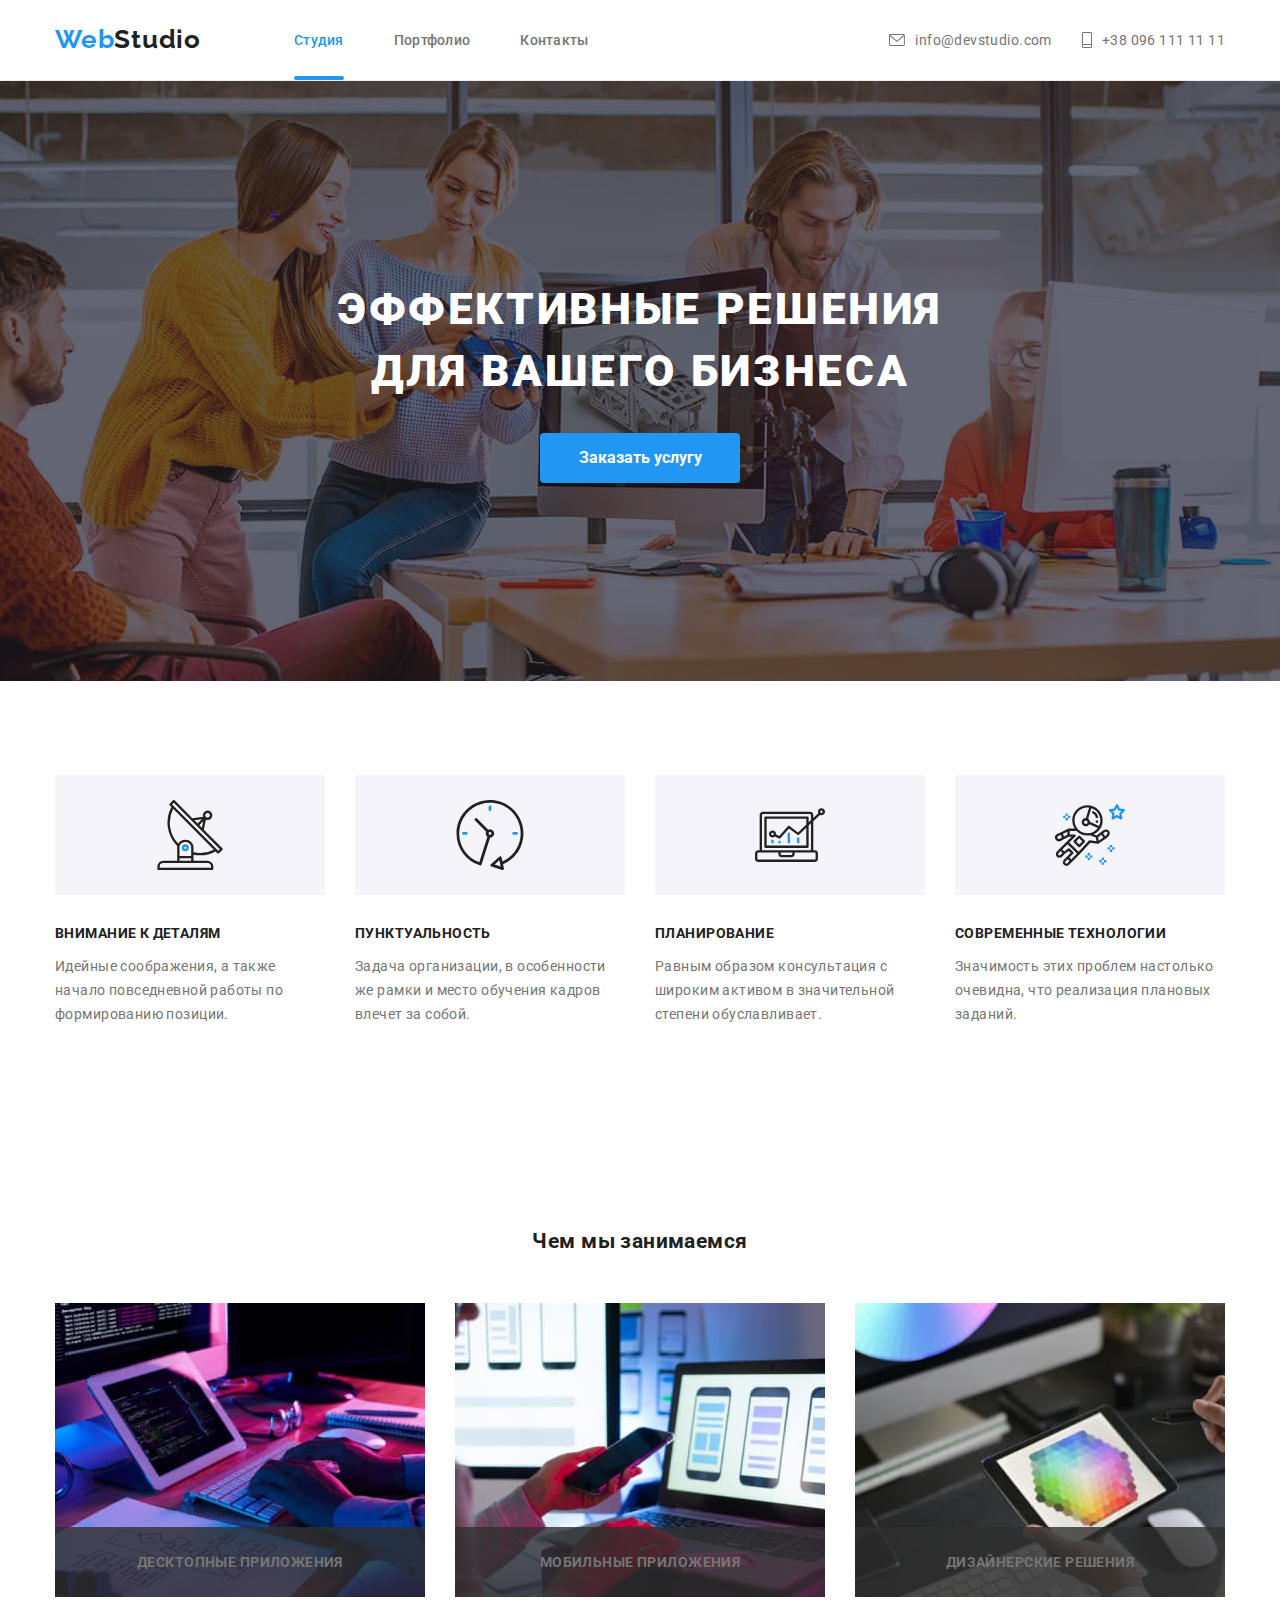
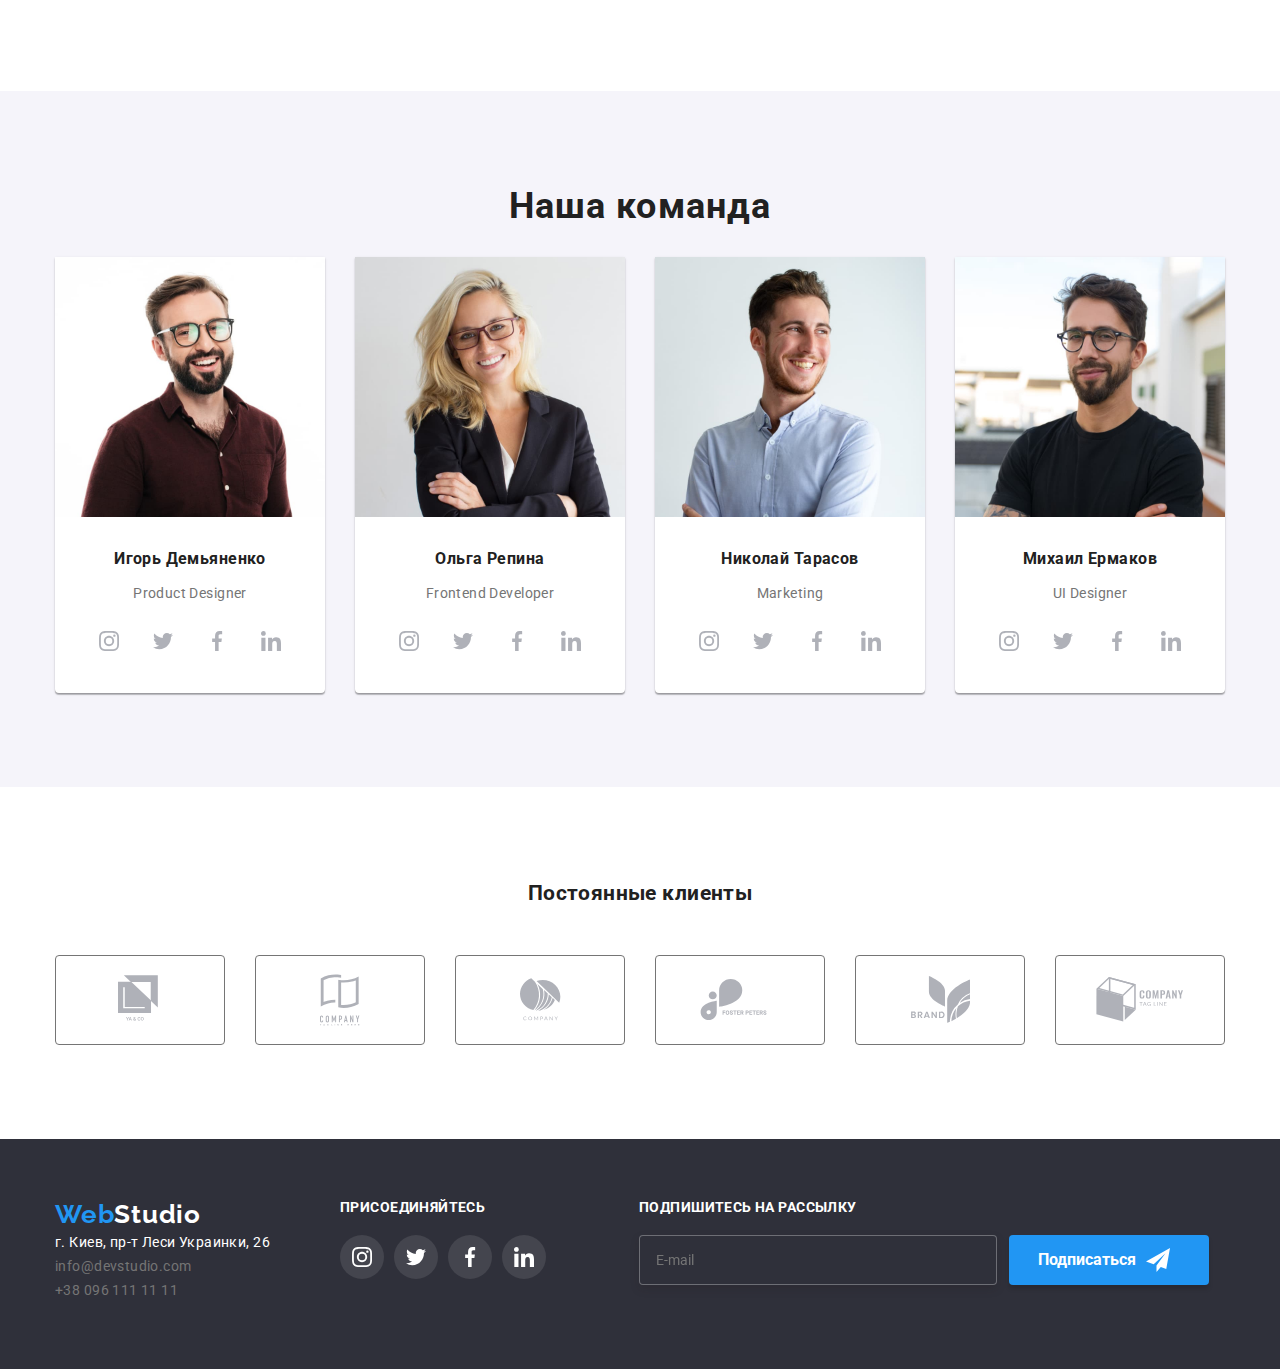
<file: index.html>
<!DOCTYPE html>
<html lang="ru">
<head>
    <meta charset="UTF-8">
    <meta http-equiv="X-UA-Compatible" content="IE=edge">
    <meta name="viewport" content="width=device-width, initial-scale=1.0">
    <title>Document</title>
    
<link rel="stylesheet" href="https://cdnjs.cloudflare.com/ajax/libs/modern-normalize/1.0.0/modern-normalize.min.css">
<link href="https://fonts.googleapis.com/css2?family=Raleway:wght@700&family=Roboto:wght@400;500;700;900&display=swap"
    rel="stylesheet">
    <link rel="stylesheet" href="./css/main.min.css">


</head>
<body>
   <header>
       <div class="container header">
           <div class="header-logo">
                <a href="./index.html" class="logo">Web<span class="logo-second-part">Studio</span> </a>
            </div>
    <div class="header-nav">
       <nav>
           <ul class="site-nav list">
               <li class="site-nav__item">
                   <a href="./index.html" class="site-nav__link link current">Студия</a>
               </li>
               <li class="site-nav__item">
                   <a href="./portfolio.html" class="site-nav__link link ">Портфолио</a>
               </li>
               <li class="site-nav__item">
                   <a href="Контакты" class="site-nav__link link">Контакты</a>
               </li>
           </ul>
       </nav>
    </div>
    <div class="header-contacts">
       
            
       <a class="header-contacts__mail link" href="mailto:info@devstudio.com">
        <svg class="header-contact__icon" width=16 height=12>
            <use href="./images/sprite.svg#icon-envelope"></use>
        </svg>   
        info@devstudio.com</a>
       
       
       <a class="header-contacts__tel link" href="tel:+380961111111">
        <svg class="header-contact__icon" width=10 height=16>
            <use href="./images/sprite.svg#icon-cellphone"></use>
        </svg>
        +38 096 111 11 11</a>
        
    </div>
    </div>
   </header>
    <main>
        <!-- Hero -->

        <section class="hero-section section overlay">
            <div class="container">
            <h1 class="hero-section__title">Эффективные решения <br> для вашего бизнеса</h1>
            <button class="hero__button" data-modal-open type="button">Заказать услугу</button>
            </div>
        </section>

        <!-- Наши качества -->

        <section class="section">
            <div class="container">
            <h2 class="title hidden">Наши качества</h2>
            <ul class="list advantages grid">
                <li class="advantages__item grid__item">
                    <div class="advantages__thumb">
                    <svg width=70 height=70>
                        <use href="./images/sprite.svg#icon-antenna"></use>
                    </svg>
                    </div>
                    <h3 class="advantages__title">Внимание к деталям</h3>
                    <p class="advantages__text">Идейные соображения, а также начало повседневной работы по формированию позиции.</p>
                </li>
                <li class="advantages__item grid__item">
                    <div class="advantages__thumb">
                    <svg width=70 height=70>
                        <use href="./images/sprite.svg#icon-clock"></use>
                    </svg>
                    </div>
                    <h3 class="advantages__title">Пунктуальность</h3>
                    <p class="advantages__text">Задача организации, в особенности же рамки и место обучения кадров влечет за собой.</p>
                </li>
                <li class="advantages__item grid__item">
                    <div class="advantages__thumb">
                    <svg width=70 height=70>
                        <use href="./images/sprite.svg#icon-diagram"></use>
                    </svg>
                    </div>
                    <h3 class="advantages__title">Планирование</h3>
                    <p class="advantages__text">Равным образом консультация с широким активом в значительной степени обуславливает.</p>
                
                </li>
                <li class="advantages__item grid__item">
                    <div class="advantages__thumb">
                    <svg width=70 height=70>
                        <use href="./images/sprite.svg#icon-astronaut"></use>
                    </svg>
                    </div>
                    <h3 class="advantages__title">Современные технологии</h3>
                    <p class="advantages__text">Значимость этих проблем настолько очевидна, что реализация плановых заданий.</p>
                </li>
            </ul>
            </div>

        </section>

        <!-- Чем мы занимаемся -->
        <section class="section">
            <div class="container">
            <h2 class="we-do__title">Чем мы занимаемся</h2>
            <ul class="list we-do grid ">
                <li class="grid__item we-do__item">
                    <div class="we-do__thumb">
                         <img src="./images/box_1.jpg" width="370" alt="Компьютер">
                        <p class="we-do__name">ДЕСКТОПНЫЕ ПРИЛОЖЕНИЯ</p>
                        </div>
                    </li>
                <li class="grid__item we-do__item">
                    <div class="we-do__thumb">
                        <img src="./images/box_2.jpg" width="370" alt="Планшет">
                        <p class="we-do__name">МОБИЛЬНЫЕ ПРИЛОЖЕНИЯ</p>
                    </div>
                </li>
                <li class="grid__item we-do__item">
                    <div class="we-do__thumb">
                        <img src="./images/box_3.jpg" width="370" alt="МОБИЛЬНИК">
                        <p class="we-do__name">ДИЗАЙНЕРСКИЕ решения</p>
                    </div>
                </li>
            </ul>
            </div>
        </section>

        <!-- наша команда -->
        <section class="section team-section-background">
            <div class="container">
            <h2 class="title team-title-head">Наша команда</h2>
            <ul class="list grid">
                <li class="grid__item team-grid__item">
                
                    <img src="./images/team_1.jpg" width="270" alt="Член команды 1">
                   <div class="teammate">
                        <h3 class="teammate__name">Игорь Демьяненко</h3>
                        <p class="teammate__position">Product Designer</p>
                        </div>
                        <div class="socials">
                        <ul class="list social-icons">
                            <li class="social-icons__item"><a class="social-icons__link" target="_blank" rel="noopener noreferer" href="">
                                    <svg class="icon">
                                        <use href="./images/sprite.svg#icon-instagram"></use>
                                    </svg>
                                </a></li>
                            <li class="social-icons__item"><a class="social-icons__link" target="_blank" rel="noopener noreferer" href="">
                                    <svg class="icon">
                                        <use href="./images/sprite.svg#icon-twitter"></use>
                                    </svg>
                                </a></li>
                            <li class="social-icons__item"><a class="social-icons__link" target="_blank" rel="noopener noreferer" href="">
                                    <svg class="icon">
                                        <use href="./images/sprite.svg#icon-facebook"></use>
                                    </svg>
                                </a></li>
                            <li class="social-icons__item"><a class="social-icons__link" target="_blank" rel="noopener noreferer" href="">
                                    <svg class="icon">
                                        <use href="./images/sprite.svg#icon-linkedin"></use>
                                    </svg>
                                </a></li>
                        </ul>
                        </div>
                   
                   
                
                </li>
                <li class="grid__item team-grid__item">
                
                    <img src="./images/team_2.jpg" width="270" alt="Член команды 2">
                   <div class="teammate">
                        <h3 class="teammate__name">Ольга Репина </h3>
                        <p class="teammate__position">Frontend Developer</p>
                   </div>
                    <div class="socials">
                        <ul class="list social-icons">
                            <li class="social-icons__item"><a class="social-icons__link" target="_blank" rel="noopener noreferer" href="">
                                    <svg class="icon">
                                        <use href="./images/sprite.svg#icon-instagram"></use>
                                    </svg>
                                </a></li>
                            <li class="social-icons__item"><a class="social-icons__link" target="_blank" rel="noopener noreferer" href="">
                                    <svg class="icon">
                                        <use href="./images/sprite.svg#icon-twitter"></use>
                                    </svg>
                                </a></li>
                            <li class="social-icons__item"><a class="social-icons__link" target="_blank" rel="noopener noreferer" href="">
                                    <svg class="icon">
                                        <use href="./images/sprite.svg#icon-facebook"></use>
                                    </svg>
                                </a></li>
                            <li class="social-icons__item"><a class="social-icons__link" target="_blank" rel="noopener noreferer" href="">
                                    <svg class="icon">
                                        <use href="./images/sprite.svg#icon-linkedin"></use>
                                    </svg>
                                </a></li>
                        </ul>
                    </div>
                   
                
                </li>
                <li class="grid__item team-grid__item">
                
                    <img src="./images/team_3.jpg" width="270" alt="Член команды 3">
                   <div class="teammate">
                    <h3 class="teammate__name">Николай Тарасов</h3>
                    <p class="teammate__position">Marketing</p>
                   </div>
                    <div class="socials">
                        <ul class="list social-icons">
                            <li class="social-icons__item"><a class="social-icons__link" target="_blank" rel="noopener noreferer" href="">
                                    <svg class="icon">
                                        <use href="./images/sprite.svg#icon-instagram"></use>
                                    </svg>
                                </a></li>
                            <li class="social-icons__item"><a class="social-icons__link" target="_blank" rel="noopener noreferer" href="">
                                    <svg class="icon">
                                        <use href="./images/sprite.svg#icon-twitter"></use>
                                    </svg>
                                </a></li>
                            <li class="social-icons__item"><a class="social-icons__link" target="_blank" rel="noopener noreferer" href="">
                                    <svg class="icon">
                                        <use href="./images/sprite.svg#icon-facebook"></use>
                                    </svg>
                                </a></li>
                            <li class="social-icons__item"><a class="social-icons__link" target="_blank" rel="noopener noreferer" href="">
                                    <svg class="icon">
                                        <use href="./images/sprite.svg#icon-linkedin"></use>
                                    </svg>
                                </a></li>
                        </ul>
                    </div>
                    
                
                </li>
                <li class="grid__item team-grid__item">
                
                    <img src="./images/team_4.jpg" width="270" alt="Член команды 4">
                   <div class="teammate">
                    <h3 class="teammate__name">Михаил Ермаков</h3>
                    <p class="teammate__position">UI Designer</p>
                   </div>
                    <div class="socials">
                        <ul class="list social-icons">
                            <li class="social-icons__item"><a class="social-icons__link" target="_blank" rel="noopener noreferer" href="">
                                    <svg class="icon">
                                        <use href="./images/sprite.svg#icon-instagram"></use>
                                    </svg>
                                </a></li>
                            <li class="social-icons__item"><a class="social-icons__link" target="_blank" rel="noopener noreferer" href="">
                                    <svg class="icon">
                                        <use href="./images/sprite.svg#icon-twitter"></use>
                                    </svg>
                                </a></li>
                            <li class="social-icons__item"><a class="social-icons__link" target="_blank" rel="noopener noreferer" href="">
                                    <svg class="icon">
                                        <use href="./images/sprite.svg#icon-facebook"></use>
                                    </svg>
                                </a></li>
                            <li class="social-icons__item"><a class="social-icons__link" target="_blank" rel="noopener noreferer" href="">
                                    <svg class="icon">
                                        <use href="./images/sprite.svg#icon-linkedin"></use>
                                    </svg>
                                </a></li>
                        </ul>
                    </div>
                    
                
                </li>
            </ul>
            </div>
        </section>

        <!-- Постоянные клиенты -->
        <section class="section">
            <div class="container">
                <h2 class="clients-title">Постоянные клиенты</h2>
                <ul class="list grid clients-grid">
                    <li class="grid__item clients-grid__item">
                        <a class="cliens-item__link" target="_blank" rel="noopener noreferer" href="">
                    <svg class="clients__icon" width=44px height=49px>
                        <use href="./images/sprite.svg#icon-logo1"></use>
                    </svg>
                    </a></li>
                    <li class="grid__item clients-grid__item">
                        <a class="cliens-item__link"  target="_blank" rel="noopener noreferer" href="">
                            <svg class="clients__icon" width=40px height=52px>
                                <use href="./images/sprite.svg#icon-logo2"></use>
                            </svg>

                        </a></li>
                    <li class="grid__item clients-grid__item">
                        <a class="cliens-item__link" target="_blank" rel="noopener noreferer" href="">
                        <svg class="clients__icon" width=41px height=43px>
                        <use href="./images/sprite.svg#icon-logo3"></use>
                    </svg>

                    </a>
                </li>
                    <li class="grid__item clients-grid__item">
                        <a class="cliens-item__link" target="_blank" rel="noopener noreferer" href="">
                            <svg class="clients__icon" width=80px height=42px>
                                <use href="./images/sprite.svg#icon-logo4"></use>
                            </svg>

                    </a>
                </li>
                    <li class="grid__item clients-grid__item">
                        <a class="cliens-item__link" target="_blank" rel="noopener noreferer" href="">
                            <svg class="clients__icon" width=59px height=47px>
                                <use href="./images/sprite.svg#icon-logo5"></use>
                            </svg>

                    </a></li>
                    <li class="grid__item clients-grid__item">
                        <a class="cliens-item__link" target="_blank" rel="noopener noreferer" href="">
                            <svg class="clients__icon" width=88px height=45px>
                                <use href="./images/sprite.svg#icon-logo6"></use>
                            </svg>

                    </a></li>
                </ul>
            </div>

        </section>
    </main>
    
<footer class="footer">
    <div class="container footer-content">
        
        <div>
    <a href="./index.html" class="logo">Web<span class="logo-second-part logo-second-part--footer">Studio</span> </a>
    <address class="address">
        г. Киев, пр-т Леси Украинки, 26 <br>
        <a class="footer-address__mail link" href="mailto:info@devstudio.com">info@devstudio.com</a> <br>
        <a class="footer-address__tel link" href="tel:+380961111111">+38 096 111 11 11</a>
    </address>
    </div>
    <div class="footer-socials">
        <p class="footer-socials__appeal">Присоединяйтесь</p>
        <ul class="list social-icons">
            <li class="social-icons__item"><a class="social-icons__link social-icons__link--footer" target="_blank" rel="noopener noreferer" href="">
                    <svg class="icon icon--white">
                        <use href="./images/sprite.svg#icon-instagram"></use>
                    </svg>
                </a></li>
            <li class="social-icons__item"><a class="social-icons__link social-icons__link--footer" target="_blank" rel="noopener noreferer" href="">
                    <svg class="icon icon--white">
                        <use href="./images/sprite.svg#icon-twitter"></use>
                    </svg>
                </a></li>
            <li class="social-icons__item"><a class="social-icons__link social-icons__link--footer" target="_blank" rel="noopener noreferer" href="">
                    <svg class="icon icon--white">
                        <use href="./images/sprite.svg#icon-facebook"></use>
                    </svg>
                </a></li>
            <li class="social-icons__item"><a class="social-icons__link social-icons__link--footer" target="_blank" rel="noopener noreferer" href="">
                    <svg class="icon icon--white">
                        <use href="./images/sprite.svg#icon-linkedin"></use>
                    </svg>
                </a></li>
        </ul>
    </div>
    <div>
        <b class="footer-form-title">Подпишитесь на рассылку</b>
            <div class="footer-form">
                
                    <form>
                        <label class="footer-form__field">
                            <input type="text" class="footer-form__input" name="E-mail" placeholder="E-mail " />
                        </label>
                   </form>
              
            <button class="footer-form__subscribe-button" type="submit">Подпиcаться</button>
        
        </div>
    </div>
    
    </div>
</footer>
<!-- Модальное окно -->
<div class="backdrop is-hidden" data-modal>
    <div class="modal">
        <h2 class="modal__title">Оставьте свои данные, мы вам перезвоним</h2>
       
        <form autocomplete="off" class="modal-form">
           
            
            <label class="modal-form__field">
                <span class="modal-form__name">Имя</span>
                <div class="modal-form__wrapper">
                <input class="modal-form__input" type="text" name="name" placeholder=" " >
                <svg class="modal-form__icon" width=12 height=12>
                    <use href="./images/icons.svg#icon-modal-user"></use>
                </svg>
                
              </div>  
            </label>
            

           
            <label class="modal-form__field">
                <span class="modal-form__name">Телефон</span>
                <div class="modal-form__wrapper">
                    <input class="modal-form__input" type="tel" name="tel" placeholder=" ">
                    <svg class="modal-form__icon" width=13 height=13>
                    <use href="./images/icons.svg#icon-modal-phone"></use>
                     </svg>
                    </div>
                </label>
                    

            
            <label class="modal-form__field">
                <span class="modal-form__name">Почта</span>
                <div class="modal-form__wrapper">
                <input class="modal-form__input" type="email" name="email" placeholder=" ">
                <svg class="modal-form__icon" width=15 height=12>
                    <use href="./images/icons.svg#icon-modal-envelope"></use>
                </svg>
                </div>
            </label>
            
            <label class="modal-form__comments" >
                <span class="modal-form__name">Комментарий</span>
                <textarea class="modal-form__textarea" name="feedback" rows="5" placeholder="Введите текст" ></textarea>
            </label>
            <div class="modal-form__license-agreement">
            <label class="modal-form__checkbox-label">
                <input class="modal-form__checkbox" type="checkbox" name="agreement" value="Соглашаюсь с рассылкой и принимаю Условия договора" >
                <span class="modal-form__checkbox-icon"></span>
                Соглашаюсь с рассылкой и принимаю 
                <a class="modal-form__license-link" href="">  Условия договора</a>
            </label>
            </div>
            </form>
           
            <button class="modal-form__button" type="submit">Отправить</button>
           
        
      <button class="modal-close-button" data-modal-close> <span class="close-symbol">&times</span> </button>  
    </div>
</div>
<script src="./js/modal.js"></script>
</body>
</html>
</file>
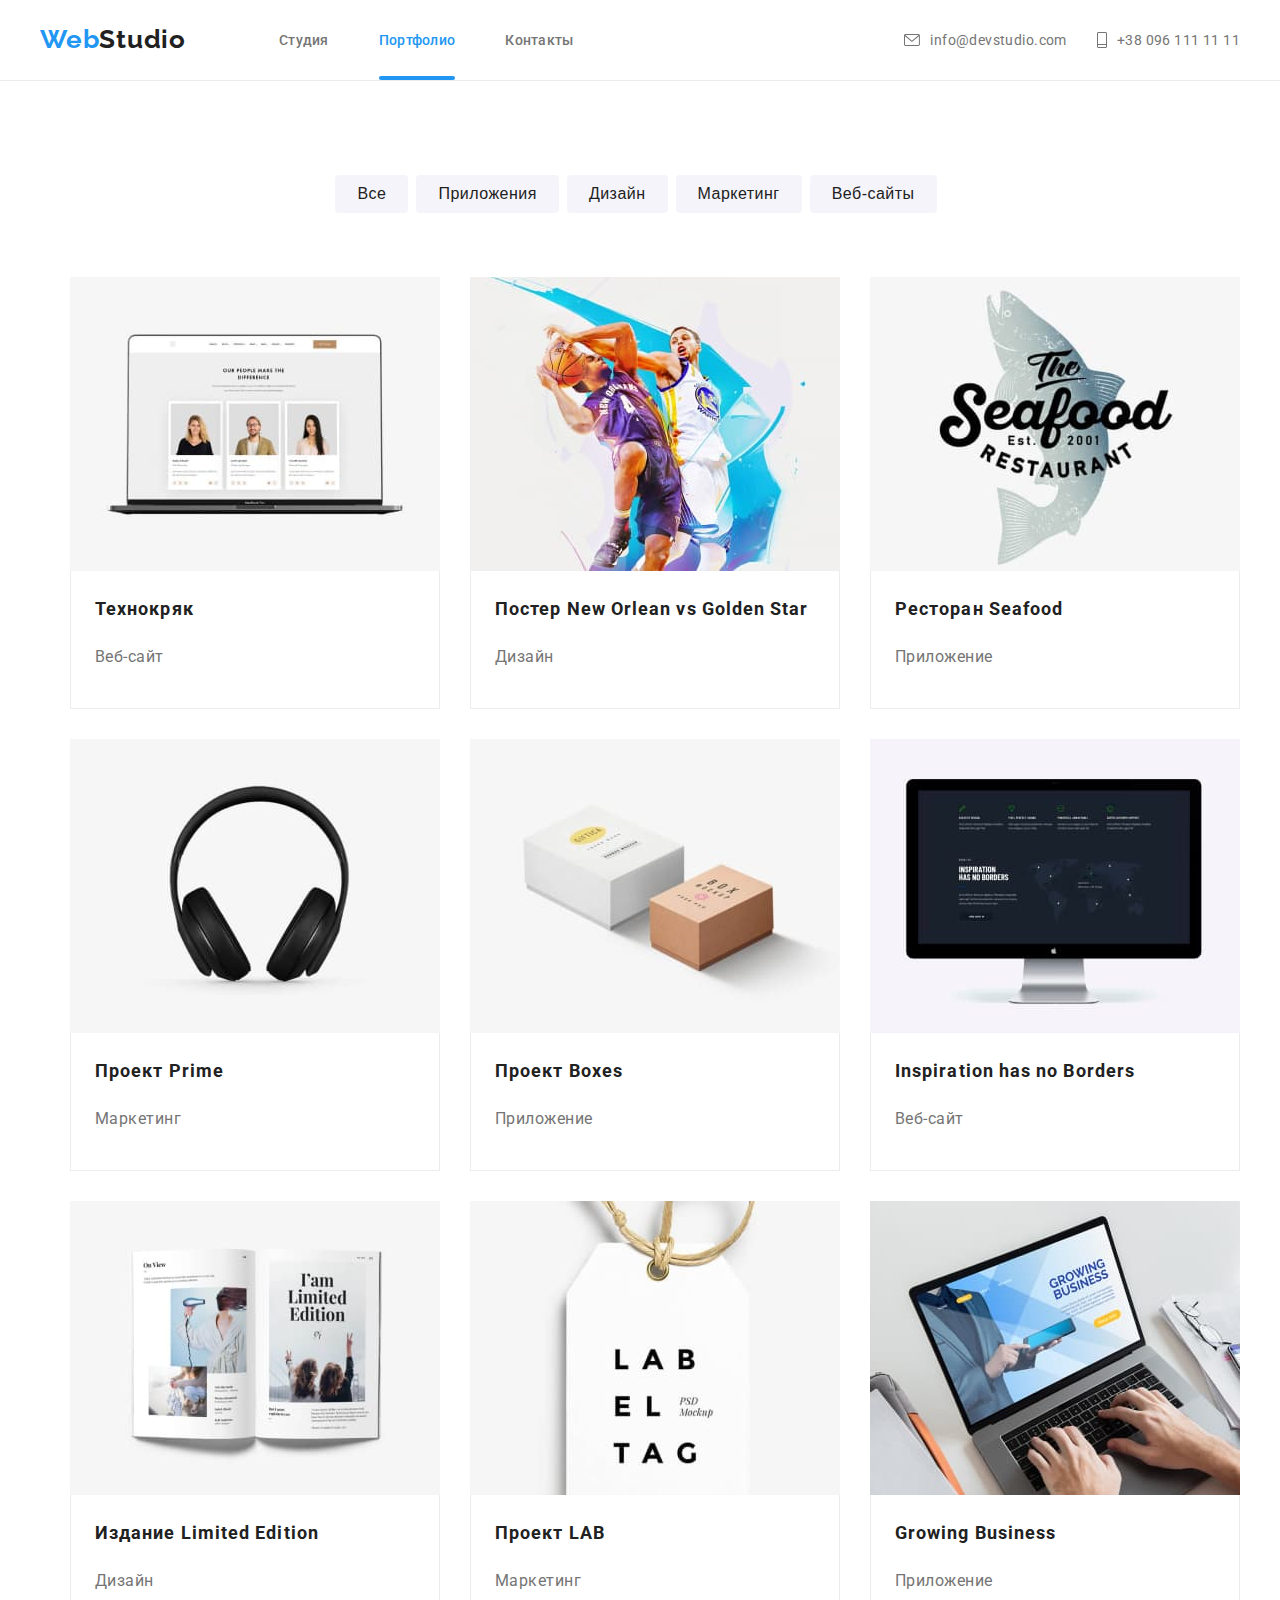
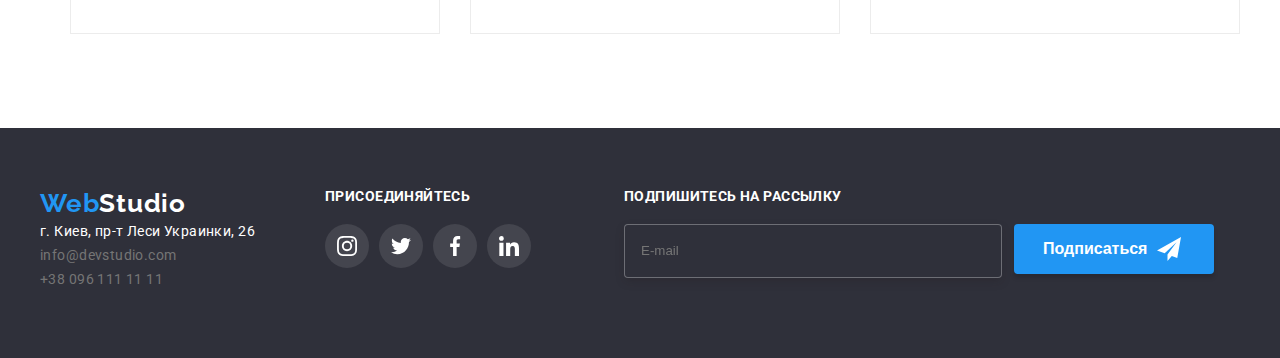
<file: portfolio.html>
<!DOCTYPE html>
<html lang="ru">
<head>
    <meta charset="UTF-8">
    <meta http-equiv="X-UA-Compatible" content="IE=edge">
    <meta name="viewport" content="width=device-width, initial-scale=1.0">
    <title>Portfolio</title>
    <link rel="preconnect" href="https://fonts.gstatic.com">
    <link href="https://fonts.googleapis.com/css2?family=Raleway:wght@700&family=Roboto:wght@400;500;700;900&display=swap"
        rel="stylesheet">
        <link rel="stylesheet" href="./css/main.min.css">
</head>
<body>
    <header>
        <div class="container header">
            <div class="header-logo">
                <a href="./index.html" class="logo">Web<span class="logo-second-part">Studio</span> </a>
            </div>
            <div class="header-nav">
                <nav>
                    <ul class="site-nav list">
                        <li class="site-nav__item">
                            <a href="./index.html" class="site-nav__link link ">Студия</a>
                        </li>
                        <li class="site-nav__item">
                            <a href="./portfolio.html" class="site-nav__link link current">Портфолио</a>
                        </li>
                        <li class="site-nav__item">
                            <a href="Контакты" class="site-nav__link link">Контакты</a>
                        </li>
                    </ul>
                </nav>
            </div>
            <div class="header-contacts">
    
    
                <a class="header-contacts__mail link" href="mailto:info@devstudio.com">
                    <svg class="header-contact__icon" width=16 height=12>
                        <use href="./images/sprite.svg#icon-envelope"></use>
                    </svg>
                    info@devstudio.com</a>
    
    
                <a class="header-contacts__tel link" href="tel:+380961111111">
                    <svg class="header-contact__icon" width=10 height=16>
                        <use href="./images/sprite.svg#icon-cellphone"></use>
                    </svg>
                    +38 096 111 11 11</a>
    
            </div>
        </div>
    </header>
    <main>
        <section class="section portfolio">
            <div class="container">
            <h1 class="portfolio__title hidden">portfolio</h1>
            <div class="portfolio__buttons-wrapper">
            <ul class="portfolio__buttons-list list">
                <li><button class="portfolio__button" type="button">Все</button></li>
                <li><button class="portfolio__button" type="button">Приложения</button></li>
                <li><button class="portfolio__button" type="button">Дизайн</button></li>
                <li><button class="portfolio__button" type="button">Маркетинг</button></li>
                <li><button class="portfolio__button" type="button">Веб-сайты</button></li>
            </ul>
            </div>
            <ul class="portfolio__cards-list list grid">
               
                <li class="portfolio__cards-item grid__item">
    
                    <a class="portfolio__card-link link" href="">
                    <div class="portfolio__card-wrapper">
                        <img src="./images/portfolio/img_1.jpg" width="370" alt="Технокряк">
                <div class="portfolio__card-overlay">
                    <p class="portfolio__card-overlay-text">Технокряк это современная площадка распространения коронавируса. Компании используют эту платформу для цифрового
                        шпионажа и атак на защищённые сервера конкурентов.</p>
                </div>
                </div>
                    
                    <div class="portfolio__card-description">
                    <h2 class="portfolio__product-name">Технокряк</h2>
                    <p class="portfolio__product-description">Веб-сайт</p>
                    
                </div>
                    </a>
                   
                </li>
                
                <li class="portfolio__cards-item grid__item">
                    <div class="portfolio__card-wrapper">
                            <a class="portfolio__card-link link" href="">
                        <div class="portfolio__card-wrapper">
                                <img src="./images/portfolio/img_2.jpg" width="370" alt="Постер_баскетболист">
                            <div class="portfolio__card-overlay">
                                <p class="portfolio__card-overlay-text">Технокряк это современная площадка распространения коронавируса. Компании используют эту платформу для цифрового
                                    шпионажа и атак на защищённые сервера конкурентов.</p>
                            </div>
                            </div>
                            <div class="portfolio__card-description">
                            <h2 class="portfolio__product-name">Постер New Orlean vs Golden Star</h2>
                            <p class="portfolio__product-description">Дизайн</p>
                            </div>
                            </a>
                    
                </li>


                <li class="portfolio__cards-item grid__item">
                   
                    <a class="portfolio__card-link link" href="">
                        <div class="portfolio__card-wrapper">
                    <img src="./images/portfolio/img_3.jpg" width="370" alt="Рыбный Ресторан">
                    <div class="portfolio__card-overlay">
                        <p class="portfolio__card-overlay-text">Технокряк это современная площадка распространения коронавируса. Компании используют эту платформу для цифрового
                            шпионажа и атак на защищённые сервера конкурентов.</p>
                    </div>
                    </div>
                    <div class="portfolio__card-description">
                    <h2 class="portfolio__product-name">Ресторан Seafood</h2>
                    <p class="portfolio__product-description">Приложение</p>
                    </div>
                    </a>
                    
                </li>
                <li class="portfolio__cards-item grid__item">
                    
                    <a class="portfolio__card-link link" href="">
                        <div class="portfolio__card-wrapper">
                    <img src="./images/portfolio/img_4.jpg" width="370" alt="Наушники">
                    <div class="portfolio__card-overlay">
                        <p class="portfolio__card-overlay-text">Технокряк это современная площадка распространения коронавируса. Компании используют эту платформу для цифрового
                            шпионажа и атак на защищённые сервера конкурентов.</p>
                    </div>
                    </div>
                    <div class="portfolio__card-description">
                    <h2 class="portfolio__product-name">Проект Prime</h2>
                    <p class="portfolio__product-description">Маркетинг</p>
                    </div>
                    </a>
                    
                </li>
                <li class="portfolio__cards-item grid__item">
                    
                    <a class="portfolio__card-link link" href="">
                        <div class="portfolio__card-wrapper">
                    <img src="./images/portfolio/img_5.jpg" width="370" alt="Коробки">
                    <div class="portfolio__card-overlay">
                        <p class="portfolio__card-overlay-text">Технокряк это современная площадка распространения коронавируса. Компании используют эту платформу для цифрового
                            шпионажа и атак на защищённые сервера конкурентов.</p>
                    </div>
                    </div>
                    <div class="portfolio__card-description">
                    <h2 class="portfolio__product-name">Проект Boxes</h2>
                    <p class="portfolio__product-description">Приложение</p>
                    </div>
                    </a>
                </li>

                <li class="portfolio__cards-item grid__item">
                   
                    <a class="portfolio__card-link link" href="">
                        <div class="portfolio__card-wrapper">
                    <img src="./images/portfolio/img_6.jpg" width="370" alt="Монитор">
                    <div class="portfolio__card-overlay">
                        <p class="portfolio__card-overlay-text">Технокряк это современная площадка распространения коронавируса. Компании используют эту платформу для цифрового
                            шпионажа и атак на защищённые сервера конкурентов.</p>
                    </div>
                    </div>
                    <div class="portfolio__card-description">
                    <h2 class="portfolio__product-name">Inspiration has no Borders</h2>
                    <p class="portfolio__product-description">Веб-сайт</p>
                    </div>
                    </a>
                    
                </li>
                <li class="portfolio__cards-item grid__item">
                    
                    <a class="portfolio__card-link link" href="">
                    <div class="portfolio__card-wrapper">
                    <img src="./images/portfolio/img_7.jpg" width="370" alt="Раскрытая книга">
                    <div class="portfolio__card-overlay">
                        <p class="portfolio__card-overlay-text">Технокряк это современная площадка распространения коронавируса. Компании используют эту платформу для цифрового
                            шпионажа и атак на защищённые сервера конкурентов.</p>
                    </div> 
                    </div>
                    <div class="portfolio__card-description">
                    <h2 class="portfolio__product-name">Издание Limited Edition</h2>
                    <p class="portfolio__product-description">Дизайн</p>
                    </div>
                    </a>
                    
                </li>
                <li class="portfolio__cards-item grid__item">
                    
                    <a class="portfolio__card-link link" href="">
                    <div class="portfolio__card-wrapper">
                    <img src="./images/portfolio/img_8.jpg"  width="370" alt="Бирка">
                    <div class="portfolio__card-overlay">
                        <p class="portfolio__card-overlay-text">Технокряк это современная площадка распространения коронавируса. Компании используют эту платформу для цифрового
                            шпионажа и атак на защищённые сервера конкурентов.</p>
                    </div>
                    </div>
                    <div class="portfolio__card-description">
                    <h2 class="portfolio__product-name">Проект LAB</h2>
                    <p class="portfolio__product-description">Маркетинг</p>
                    </div>
                    </a>
                    
                </li>
                <li class="portfolio__cards-item grid__item">
                    
                    <a class="portfolio__card-link link" href="">
                        <div class="portfolio__card-wrapper">
                    <img src="./images/portfolio/img_9.jpg"  width="370" alt="Ноутбук">
                    <div class="portfolio__card-overlay">
                        <p class="portfolio__card-overlay-text">Технокряк это современная площадка распространения коронавируса. Компании используют эту платформу для цифрового
                            шпионажа и атак на защищённые сервера конкурентов.</p>
                    </div>
                    </div>
                    <div class="portfolio__card-description">
                    <h2 class="portfolio__product-name">Growing Business</h2>
                    <p class="portfolio__product-description">Приложение</p>
                    </div>
                    </a>
                    
                </li>
                
            </ul>
            </div>
        </section>
    </main>


<footer class="footer">
    <div class="container footer-content">

        <div>
            <a href="./index.html" class="logo">Web<span class="logo-second-part logo-second-part--footer">Studio</span>
            </a>
            <address class="address">
                г. Киев, пр-т Леси Украинки, 26 <br>
                <a class="footer-address__mail link" href="mailto:info@devstudio.com">info@devstudio.com</a> <br>
                <a class="footer-address__tel link" href="tel:+380961111111">+38 096 111 11 11</a>
            </address>
        </div>
        <div class="footer-socials">
            <p class="footer-socials__appeal">Присоединяйтесь</p>
            <ul class="list social-icons">
                <li class="social-icons__item"><a class="social-icons__link social-icons__link--footer" target="_blank"
                        rel="noopener noreferer" href="">
                        <svg class="icon icon--white">
                            <use href="./images/sprite.svg#icon-instagram"></use>
                        </svg>
                    </a></li>
                <li class="social-icons__item"><a class="social-icons__link social-icons__link--footer" target="_blank"
                        rel="noopener noreferer" href="">
                        <svg class="icon icon--white">
                            <use href="./images/sprite.svg#icon-twitter"></use>
                        </svg>
                    </a></li>
                <li class="social-icons__item"><a class="social-icons__link social-icons__link--footer" target="_blank"
                        rel="noopener noreferer" href="">
                        <svg class="icon icon--white">
                            <use href="./images/sprite.svg#icon-facebook"></use>
                        </svg>
                    </a></li>
                <li class="social-icons__item"><a class="social-icons__link social-icons__link--footer" target="_blank"
                        rel="noopener noreferer" href="">
                        <svg class="icon icon--white">
                            <use href="./images/sprite.svg#icon-linkedin"></use>
                        </svg>
                    </a></li>
            </ul>
        </div>
        <div>
            <b class="footer-form-title">Подпишитесь на рассылку</b>
            <div class="footer-form">

                <form>
                    <label class="footer-form__field">
                        <input type="text" class="footer-form__input" name="E-mail" placeholder="E-mail " />
                    </label>
                </form>

                <button class="footer-form__subscribe-button" type="submit">Подпиcаться</button>

            </div>
        </div>

    </div>
</footer>
</body>
</html>
</file>
<file: css/main.min.css>
:root{--grid-item: 1;--timing-function: cubic-bezier(0.4, 0, 0.2, 1)}.container{padding-left:15px;padding-right:15px;width:1200px;margin-right:auto;margin-left:auto}.section{padding-bottom:94px;padding-top:94px}h1,h2,h3,h4,h5,h6,p{margin-top:0}.list{list-style:none;margin:0;padding:0}.link{text-decoration:none;color:inherit}img{display:block;max-width:100%;height:auto}.grid{display:flex;flex-wrap:wrap;margin-left:-30px;margin-top:-30px}.grid__item{flex-basis:calc((100% - 30px * var(--grid__item)) / var(--grid__item));margin-left:30px;margin-top:30px;--grid__item: 4}body{background-color:#fff;color:#757575;font-family:Roboto, sans-serif;font-style:normal;font-weight:normal;font-size:14px;line-height:24px;margin:0;letter-spacing:0.03em}.title{color:#212121}.hidden{position:absolute;width:1px;height:1px;margin:-1px;padding:0;overflow:hidden;border:0;clip:rect(0 0 0 0)}.header{display:flex;min-height:80px;align-items:center}header{border-bottom:1px solid #ececec}.site-nav{display:flex}.header-nav{margin-left:93px}.header-contacts{margin-left:auto;display:flex}.header-nav__item:not(:last-child){margin-right:50px}.header-contacts__mail:not(:last-child){margin-right:30px}.site-nav__link{color:var(--title-text-color);font-weight:500;font-size:14px;line-height:1.14;letter-spacing:0.02em;text-decoration:none;transition-property:color;transition-duration:250ms;transition-timing-function:var(--timing-function)}.site-nav__link:hover,.site-nav__link:focus{color:#188ce8}.current{color:#2196f3;position:relative}.current::after{position:absolute;bottom:-32px;content:' ';display:block;background-color:#2196f3;border-radius:2px;width:100%;height:4px}.mail:focus,.mail:hover,.tel:focus,.tel:hover{color:var(--accent-color)}.header-contacts__mail,.header-contacts__tel{color:#757575;display:inline-flex;align-items:center;transition:color 250ms cubic-bezier(0.4, 0, 0.2, 1)}.header-contacts__mail:hover,.header-contacts__mail:focus,.header-contacts__tel:hover,.header-contacts__tel:focus{color:#2196f3}.header-contact__icon{fill:currentColor;margin-right:10px}.site-nav__item:not(:last-child){margin-right:50px}.logo{color:#2196f3;font-family:Raleway;font-style:normal;font-weight:bold;font-size:26px;line-height:1, 2;letter-spacing:0.03em;text-decoration:none}.logo-second-part{color:#212121;font-family:Raleway;font-style:normal;font-weight:bold;font-size:26px;line-height:1.2;letter-spacing:0.03em;text-decoration:none}.logo-second-part--footer{color:#fff;text-decoration:none}.hero-section{height:100vh;display:flex;align-items:center}.overlay{height:600px;max-width:1600px;margin-left:auto;margin-right:auto;background-position:center;background-size:cover;background-image:linear-gradient(to right, rgba(47,48,58,0.4), rgba(47,48,58,0.4)),url(../images/Hero_pic.jpg)}.hero-section__title{color:#fff;font-weight:900;font-size:44px;line-height:1.4;text-align:center;letter-spacing:0.06em;text-transform:uppercase;margin-bottom:30px}.hero__button{display:block;background-color:#2196f3;width:200px;height:50px;font-weight:bold;font-size:16px;line-height:30px;color:#fff;margin-left:auto;margin-right:auto;margin-top:30px;box-shadow:0px 4px 4px rgba(0,0,0,0.15);border-radius:4px;border:none;cursor:pointer;transition-property:background-color;transition-duration:250ms;transition-timing-function:cubic-bezier(0.4, 0, 0.2, 1)}.hero__button:hover,.hero__button:focus{background-color:#188ce8}.advantages__item{--grid__item: 4}.advantages__thumb{width:270px;height:120px;background-color:#f5f4fa;display:flex;align-items:center;justify-content:center;margin-bottom:30px}.advantages__text{line-height:1.71;color:#757575;font-weight:normal;font-size:14px;letter-spacing:0.03em}.advantages__title{font-weight:bold;font-size:14px;line-height:16px;letter-spacing:0.03em;text-transform:uppercase;color:#212121}.we-do__title{text-align:center;margin-bottom:50px;color:#212121}.we-do__item{--grid__item: 3}.we-do__thumb{position:relative}.we-do__name{position:absolute;bottom:0%;width:370px;height:70px;display:inline-block;background-color:rgba(47,48,48,0.8);text-align:center;font-family:Roboto;font-size:14px;font-style:normal;font-weight:700;line-height:16px;letter-spacing:0.03em;padding-top:27px;color:var(--primary-white-color);margin-bottom:0;text-transform:uppercase}.teammate{text-align:center}.teammate__name{margin-bottom:10px;margin-top:30px;color:#212121}.team-section-background{background-color:#f5f4fa}.team-grid__item{--grid__item: 4;background-color:#fff;box-shadow:0px 1px 3px rgba(0,0,0,0.12),0px 1px 1px rgba(0,0,0,0.14),0px 2px 1px rgba(0,0,0,0.2);border-radius:0px 0px 4px 4px}.team-title-head{font-weight:bold;font-size:36px;line-height:42px;text-align:center;letter-spacing:0.03em;text-align:center}.social-icons{display:flex;justify-content:center;align-items:center;margin-bottom:30px;transition-property:background-color, color, box-shadow, border;transition-duration:250ms;transition-timing-function:cubic-bezier(0.4, 0, 0.2, 1)}.icon{width:20px;height:20px}.social-icons__item:not(:last-child){margin-right:10px}.social-icons__link{display:flex;width:44px;height:44px;border-radius:50%;background-color:#fff;justify-content:center;align-items:center;transition-property:background-color, color, box-shadow, border;transition-duration:250ms;transition-timing-function:cubic-bezier(0.4, 0, 0.2, 1)}.social-icons__link:hover,.social-icons__link:focus{background-color:#2196f3}.social-icons__link:hover .icon,.social-icons__link:focus .icon{fill:#fff}.social-icons__link--footer{background-color:#44454e}.icon{fill:#afb1b8;transition:fill 250ms cubic-bezier(0.4, 0, 0.2, 1)}.icon--white{fill:#fff}.clients-title{margin-bottom:50px;text-align:center;color:#212121}.clients-grid__item{--grid__item: 6}.clients__icon{fill:#afb1b8;transition:fill 250ms cubic-bezier(0.4, 0, 0.2, 1)}.cliens-item__link{border:1px solid #757575;width:170px;height:90px;border-radius:4px;display:flex;align-items:center;justify-content:center}.cliens-item__link:hover,.cliens-item__link:focus{border:1px solid #2196f3}.cliens-item__link:hover .clients__icon,.cliens-item__link:focus .clients__icon{fill:#2196f3}.backdrop{position:fixed;width:100%;height:100%;top:0;left:0;opacity:1;background-color:rgba(0,0,0,0.2);transition:opacity 250ms cubic-bezier(0.4, 0, 0.2, 1)}.is-hidden{opacity:0;pointer-events:none}.is-hidden .modal{transform:translate(-50%, -50%) scale(0.6)}.modal{position:absolute;padding:40px;top:50%;left:50%;transform:translate(-50%, -50%) scale(1);width:530px;height:580px;background-color:#fff;transition:transform 250ms cubic-bezier(0.4, 0, 0.2, 1)}.close-symbol{font-size:20px}.close-symbol:hover,.close-symbol:focus{color:#2196f3}.modal-close-button{position:absolute;right:8px;top:8px;width:30px;height:30px;border:1px solid #757575;background-color:#fff;border-radius:50%;cursor:pointer}.modal__title{font-weight:bold;font-size:20px;line-height:23px;text-align:center;letter-spacing:0.03em;color:#212121}.modal-form__wrapper{position:relative}.modal-form__input{width:448px;height:40px;padding-left:40px;border:1px solid rgba(33,33,33,0.2);border-radius:4px;transition-property:border;transition-duration:250ms;transition-timing-function:cubic-bezier(0.4, 0, 0.2, 1)}.modal-form__input:focus-within{outline:none;border-color:#2196f3}.modal-form__input:focus-within+.modal-form__icon{fill:#2196f3}.modal-form{display:flex;overflow:auto;flex-direction:column;justify-content:center}.modal-form__icon{position:absolute;top:50%;left:10px;transform:translateY(-50%);fill:#212121}.modal-form__name{margin-top:10px}.modal-form__textarea{display:inline-block;resize:none;width:448px;padding:12px 16px;border:1px solid rgba(33,33,33,0.2);border-radius:4px;transition-property:border;transition-duration:250ms;transition-timing-function:cubic-bezier(0.4, 0, 0.2, 1)}.modal-form__textarea:focus-within{border-color:#2196f3;outline:none}.modal-form__checkbox-icon{display:inline-block;border:2px solid black;border-radius:2px;width:16px;height:15px;margin-right:7px}.modal-form__checkbox-label{display:flex;align-items:center}.modal-form__checkbox{appearance:none;-webkit-appearance:none;-moz-appearance:none;position:absolute}.modal-form__checkbox:checked+.modal-form__checkbox-icon{background-color:#2196f3;background-image:url(../images/check.svg);border:none;border-radius:2px;background-size:contain;background-position:center;background-repeat:no-repeat}.modal-form__license-link{color:#2196f3;margin-left:4px}.modal-form__button{display:block;background-color:#2196f3;width:200px;height:50px;font-weight:bold;font-size:16px;line-height:30px;color:#fff;margin-left:auto;margin-right:auto;margin-top:30px;box-shadow:0px 4px 4px rgba(0,0,0,0.15);border-radius:4px;border:none;cursor:pointer;transition-property:background-color;transition-duration:250ms;transition-timing-function:cubic-bezier(0.4, 0, 0.2, 1)}.modal-form__button:hover,.modal-form__button:focus{background-color:#188ce8}.footer{background-color:#2f303a;color:#fff}.address{font-style:normal}.footer-content{display:flex;max-height:252px;padding-bottom:60px;padding-top:60px}.footer-address__mail,.footer-address__tel{color:#757575;transition:color 250ms cubic-bezier(0.4, 0, 0.2, 1)}.footer-address__mail:hover,.footer-address__mail:focus,.footer-address__tel:hover,.footer-address__tel:focus{color:#2196f3}.footer-socials{margin-left:70px}.footer-socials__appeal{margin-bottom:20px;text-transform:uppercase;font-style:normal;font-weight:bold;font-size:14px;line-height:16px;letter-spacing:0.03em;color:#fff}.footer-form-title{margin-left:93px;margin-bottom:20px;font-weight:bold;font-size:14px;line-height:16px;letter-spacing:0.03em;text-transform:uppercase;display:block}.footer-form{display:flex;margin-left:93px}.footer-form__input{width:358px;height:50px;display:inline-block;background-color:#2f303a;border:1px solid rgba(255,255,255,0.3);filter:drop-shadow(0px 4px 4px rgba(29,16,16,0.15));border-radius:4px;padding-left:16px;cursor:text;transition-property:border;transition-duration:250ms;transition-timing-function:cubic-bezier(0.4, 0, 0.2, 1)}.footer-form__input:focus-within{outline:none;border-color:#2196f3}.footer-form__subscribe-button{background-color:#2196f3;width:200px;height:50px;font-weight:bold;font-size:16px;line-height:30px;text-align:center;color:#fff;display:flex;align-items:center;padding:10px 29px;box-shadow:0px 4px 4px rgba(0,0,0,0.15);border-radius:4px;border:none;margin-left:12px;cursor:pointer;transition-property:background-color;transition-duration:250ms;transition-timing-function:cubic-bezier(0.4, 0, 0.2, 1)}.footer-form__subscribe-button::after{content:'';background-image:url(../images/send.svg);display:inline-block;width:24px;height:24px;margin-left:10px}.footer-form__subscribe-button:hover,.footer-form__subscribe-button:focus{background-color:#188ce8}.portfolio__card-wrapper{position:relative;overflow:hidden}.portfolio__buttons-list{display:flex;justify-content:center;margin-bottom:34px}.portfolio__button{background-color:#f5f4fa;color:#212121;cursor:pointer;font-weight:500;font-size:16px;line-height:1.63;text-align:center;letter-spacing:0.03em;display:inline-block;margin-right:8px;border-radius:4px;border:none;padding:6px 22px;transition-property:background-color, color, box-shadow, border;transition-duration:250ms;transition-timing-function:cubic-bezier(0.4, 0, 0.2, 1)}.portfolio__button:hover,.portfolio__button:focus{background-color:#2196f3;color:#fff;box-shadow:0px 3px 1px rgba(0,0,0,0.1),0px 1px 2px rgba(0,0,0,0.08),0px 2px 2px rgba(0,0,0,0.12);border-radius:4px;transform:ease-in}.portfolio__cards-item{--grid__item: 3}.portfolio__cards-item:hover,.portfolio__cards-item:focus{box-shadow:1px 4px 6px rgba(0,0,0,0.16),0px 4px 4px rgba(0,0,0,0.06),0px 1px 1px rgba(0,0,0,0.12)}.portfolio__card-overlay-text{padding:63px 24px}.portfolio__card-overlay{position:absolute;bottom:0;left:0;background-color:rgba(33,150,243,0.9);width:100%;height:100%;color:#fff;font-size:18px;font-weight:normal;font-size:18px;line-height:28px;letter-spacing:0.03em;transform:translateY(100%);transition:transform 250ms cubic-bezier(0.4, 0, 0.2, 1)}.portfolio__card-link:hover .portfolio__card-overlay{transform:translateY(0)}.portfolio__product-name{font-weight:700;font-size:18px;line-height:2;letter-spacing:0.06em;color:#212121}.portfolio__product-description{font-size:16px;line-height:1.89;letter-spacing:0.03em}.portfolio__card-description{display:block;padding:20px 24px;border-bottom:1px solid #ececec;border-left:1px solid #ececec;border-right:1px solid #ececec}.portfolio__cards-list{margin:0;padding:0}
/*# sourceMappingURL=main.min.css.map */
</file>
